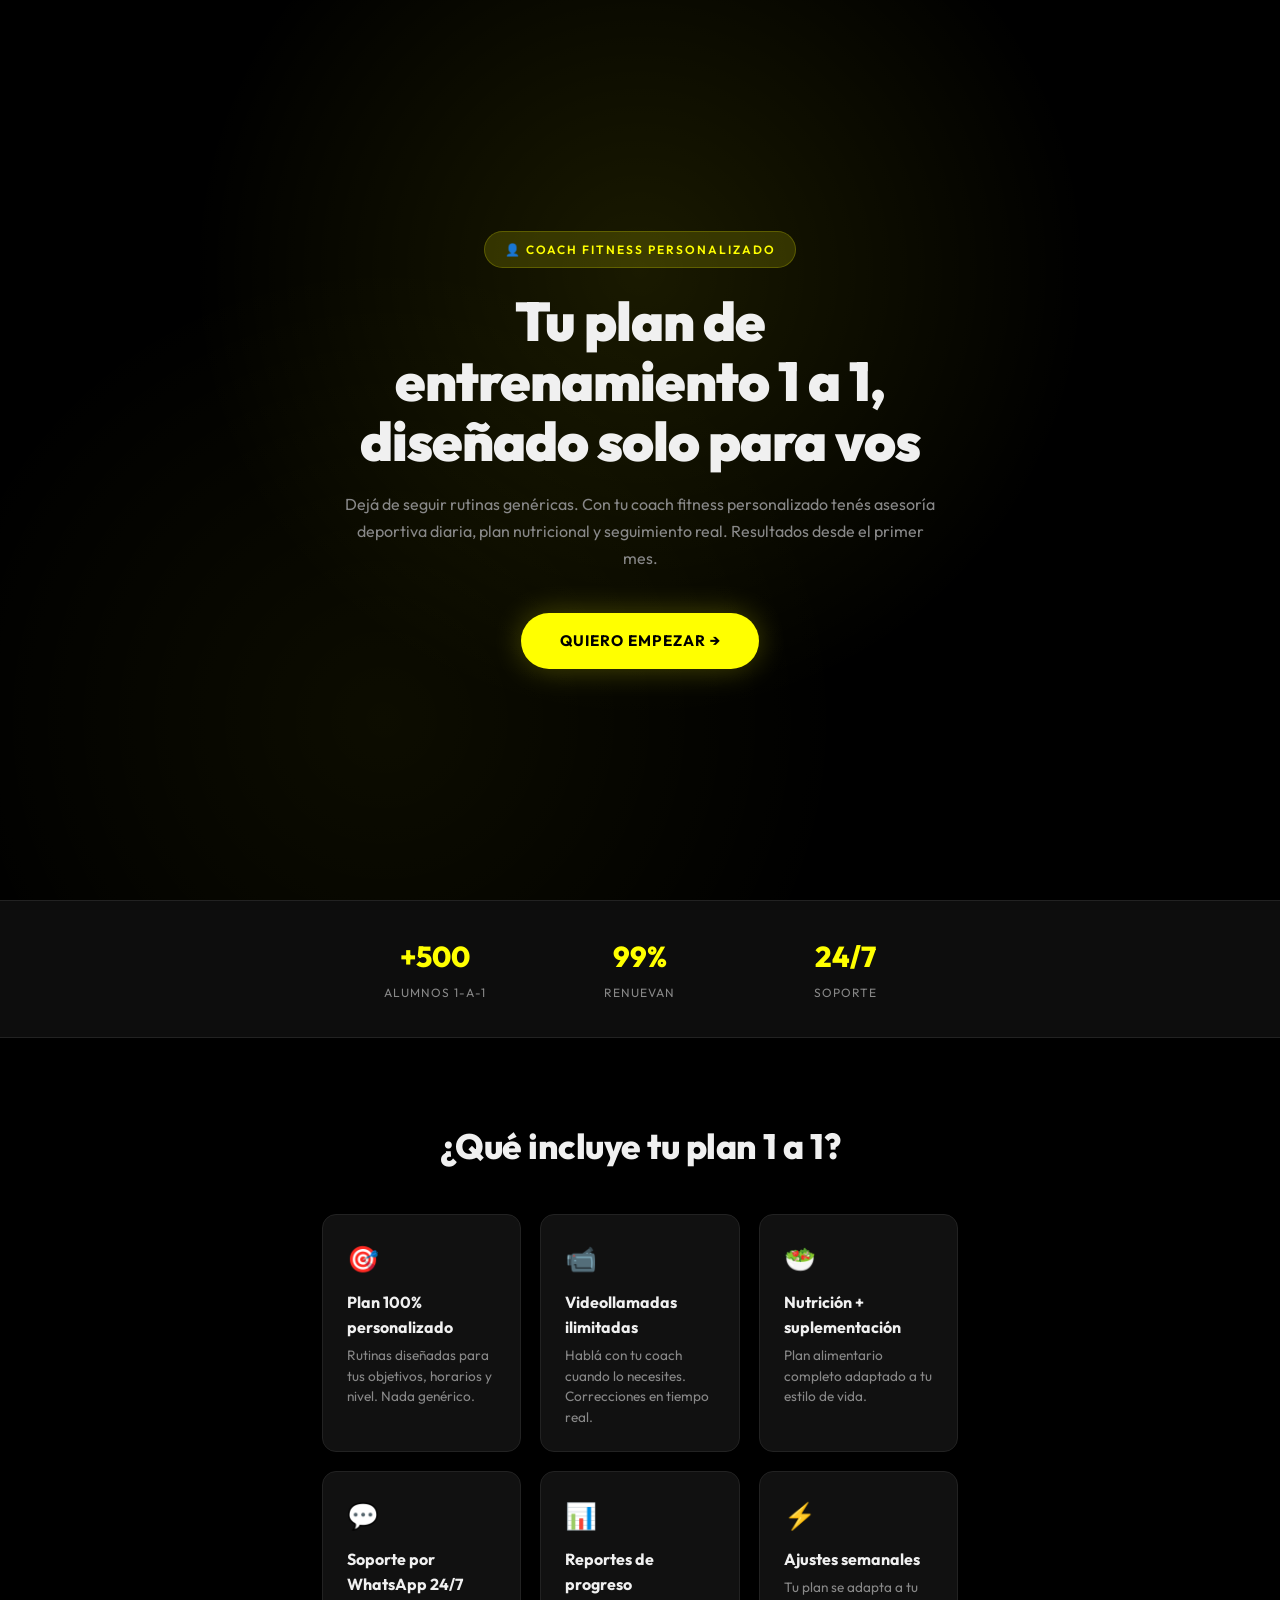
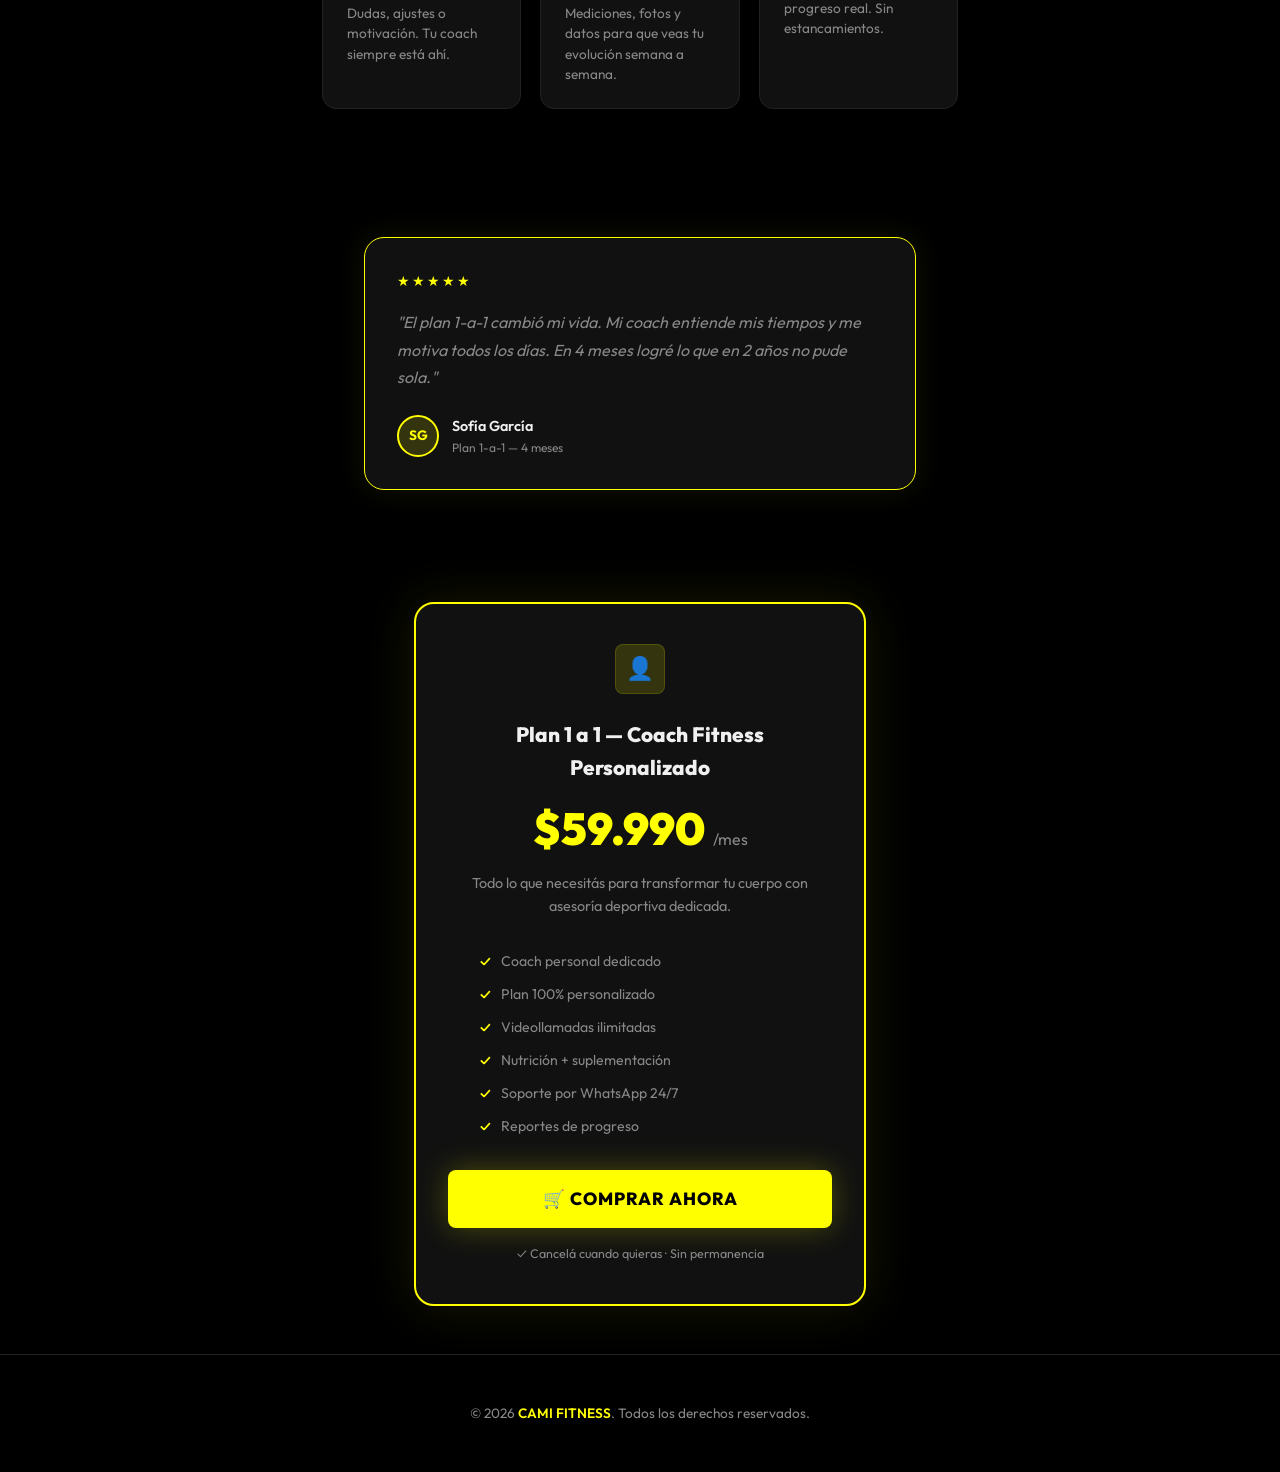
<file: landing.html>
<!DOCTYPE html>
<html lang="es">
<head>
  <meta charset="UTF-8">
  <meta name="viewport" content="width=device-width, initial-scale=1.0">
  <meta name="description" content="Entrenamiento 1 a 1 con tu coach fitness personalizado. Plan a tu medida, seguimiento diario y resultados garantizados. Empezá hoy.">
  <meta name="robots" content="index, follow">
  <!-- Open Graph (optimizado para Instagram / Facebook Ads) -->
  <meta property="og:title" content="Coach Fitness Personalizado — Plan 1 a 1 | CAMI FITNESS">
  <meta property="og:description" content="Tu coach dedicado, plan 100% a medida, videollamadas ilimitadas y soporte 24/7. Transformá tu cuerpo con asesoría deportiva profesional.">
  <meta property="og:type" content="product">
  <meta property="og:locale" content="es_AR">
  <title>Coach Fitness Personalizado — Plan 1 a 1 | CAMI FITNESS</title>
  <link rel="stylesheet" href="style.css">
</head>
<body>

  <!-- ========== LANDING HERO (sin navbar) ========== -->
  <section class="landing-hero">
    <div class="landing-hero__content">
      <span class="hero__badge">👤 Coach Fitness Personalizado</span>
      <h1 class="landing-hero__title">Tu plan de entrenamiento <span class="highlight">1 a 1</span>, diseñado solo para vos</h1>
      <p class="landing-hero__subtitle">Dejá de seguir rutinas genéricas. Con tu coach fitness personalizado tenés asesoría deportiva diaria, plan nutricional y seguimiento real. Resultados desde el primer mes.</p>
      <a href="#comprar" class="hero__cta">Quiero empezar →</a>
    </div>
  </section>

  <!-- ========== SOCIAL PROOF BAR ========== -->
  <section class="landing-trust">
    <div class="landing-trust__inner">
      <div class="landing-trust__item">
        <span class="landing-trust__number">+500</span>
        <span class="landing-trust__label">Alumnos 1-a-1</span>
      </div>
      <div class="landing-trust__item">
        <span class="landing-trust__number">99%</span>
        <span class="landing-trust__label">Renuevan</span>
      </div>
      <div class="landing-trust__item">
        <span class="landing-trust__number">24/7</span>
        <span class="landing-trust__label">Soporte</span>
      </div>
    </div>
  </section>

  <!-- ========== BENEFICIOS ========== -->
  <section class="landing-benefits">
    <h2 class="landing-benefits__title">¿Qué incluye tu <span class="highlight">plan 1 a 1</span>?</h2>
    <div class="landing-benefits__grid">
      <div class="landing-benefit">
        <div class="landing-benefit__icon">🎯</div>
        <h3>Plan 100% personalizado</h3>
        <p>Rutinas diseñadas para tus objetivos, horarios y nivel. Nada genérico.</p>
      </div>
      <div class="landing-benefit">
        <div class="landing-benefit__icon">📹</div>
        <h3>Videollamadas ilimitadas</h3>
        <p>Hablá con tu coach cuando lo necesites. Correcciones en tiempo real.</p>
      </div>
      <div class="landing-benefit">
        <div class="landing-benefit__icon">🥗</div>
        <h3>Nutrición + suplementación</h3>
        <p>Plan alimentario completo adaptado a tu estilo de vida.</p>
      </div>
      <div class="landing-benefit">
        <div class="landing-benefit__icon">💬</div>
        <h3>Soporte por WhatsApp 24/7</h3>
        <p>Dudas, ajustes o motivación. Tu coach siempre está ahí.</p>
      </div>
      <div class="landing-benefit">
        <div class="landing-benefit__icon">📊</div>
        <h3>Reportes de progreso</h3>
        <p>Mediciones, fotos y datos para que veas tu evolución semana a semana.</p>
      </div>
      <div class="landing-benefit">
        <div class="landing-benefit__icon">⚡</div>
        <h3>Ajustes semanales</h3>
        <p>Tu plan se adapta a tu progreso real. Sin estancamientos.</p>
      </div>
    </div>
  </section>

  <!-- ========== TESTIMONIO DESTACADO ========== -->
  <section class="landing-testimonial">
    <div class="landing-testimonial__card">
      <div class="testimonial-card__stars">★★★★★</div>
      <blockquote>"El plan 1-a-1 cambió mi vida. Mi coach entiende mis tiempos y me motiva todos los días. En 4 meses logré lo que en 2 años no pude sola."</blockquote>
      <div class="testimonial-card__author">
        <div class="testimonial-card__avatar">SG</div>
        <div>
          <div class="testimonial-card__name">Sofía García</div>
          <div class="testimonial-card__role">Plan 1-a-1 — 4 meses</div>
        </div>
      </div>
    </div>
  </section>

  <!-- ========== CTA COMPRA ========== -->
  <section class="landing-cta" id="comprar">
    <div class="landing-cta__card">
      <div class="plan-card__icon" style="margin: 0 auto 1.5rem;">👤</div>
      <h2 class="landing-cta__title">Plan 1 a 1 — Coach Fitness Personalizado</h2>
      <div class="landing-cta__price">$59.990 <small>/mes</small></div>
      <p class="landing-cta__desc">Todo lo que necesitás para transformar tu cuerpo con asesoría deportiva dedicada.</p>
      <ul class="plan-card__features" style="max-width: 320px; margin: 0 auto 2rem;">
        <li>Coach personal dedicado</li>
        <li>Plan 100% personalizado</li>
        <li>Videollamadas ilimitadas</li>
        <li>Nutrición + suplementación</li>
        <li>Soporte por WhatsApp 24/7</li>
        <li>Reportes de progreso</li>
      </ul>
      <button class="landing-cta__btn" id="landing-buy-btn">🛒 Comprar ahora</button>
      <p class="landing-cta__guarantee">✓ Cancelá cuando quieras · Sin permanencia</p>
    </div>
  </section>

  <!-- ========== MINI FOOTER ========== -->
  <footer class="footer">
    <p>&copy; 2026 <a href="index.html">CAMI FITNESS</a>. Todos los derechos reservados.</p>
  </footer>

  <!-- Cart components (reutilizados del sitio principal) -->
  <div class="cart-overlay" id="cart-overlay"></div>
  <aside class="cart-sidebar" id="cart-sidebar">
    <div class="cart-sidebar__header">
      <h3>🛒 Mi carrito</h3>
      <button class="cart-sidebar__close" id="close-cart-btn" aria-label="Cerrar carrito">✕</button>
    </div>
    <div class="cart-sidebar__items" id="cart-items"></div>
    <div class="cart-sidebar__empty" id="cart-empty">
      <span class="cart-sidebar__empty-icon">🛒</span>
      <p>Tu carrito está vacío</p>
    </div>
    <div class="cart-sidebar__footer">
      <div class="cart-sidebar__total">
        <span>Total</span>
        <span id="cart-total">$0</span>
      </div>
      <button class="cart-sidebar__checkout" id="checkout-btn" disabled>Finalizar compra</button>
      <button class="cart-sidebar__clear" id="clear-cart-btn">Vaciar carrito</button>
    </div>
  </aside>

  <div class="checkout-modal-overlay" id="checkout-modal">
    <div class="checkout-modal">
      <div class="checkout-modal__icon">🚀</div>
      <h3 class="checkout-modal__title">¡Compra lista!</h3>
      <p class="checkout-modal__text">Datos preparados para la API de pagos (Mercado Pago). En producción, esto redireccionaría al checkout.</p>
      <pre class="checkout-modal__data" id="checkout-data"></pre>
      <button class="checkout-modal__close" id="close-checkout-modal">Cerrar</button>
    </div>
  </div>

  <div class="toast" id="toast"></div>

  <!-- Reusa la misma lógica del carrito -->
  <script src="script.js"></script>
  <script>
    // Landing: botón de compra directa → agrega Plan 1-a-1 y abre checkout
    document.addEventListener('DOMContentLoaded', () => {
      const buyBtn = document.getElementById('landing-buy-btn');
      if (buyBtn) {
        buyBtn.addEventListener('click', () => {
          agregarAlCarrito('plan-personalizado');
          setTimeout(() => {
            abrirCarrito();
          }, 300);
        });
      }
    });
  </script>
</body>
</html>
</file>
<file: style.css>
/* ============================================
   PLATAFORMA FITNESS - ESTILOS PRINCIPALES
   Dark Mode Deportivo: Negro (#0a0a0a) + Amarillo (#FFFF00)
   ============================================ */

/* ---------- Google Fonts ---------- */
@import url('https://fonts.googleapis.com/css2?family=Outfit:wght@300;400;500;600;700;800;900&display=swap');

/* ---------- CSS Variables (Design Tokens) ---------- */
:root {
  --color-bg: #000000;
  --color-bg-card: #111111;
  --color-bg-card-hover: #1a1a1a;
  --color-surface: #0d0d0d;
  --color-primary: #FFFF00;
  --color-primary-dim: #cccc00;
  --color-primary-glow: rgba(255, 255, 0, 0.15);
  --color-text: #f0f0f0;
  --color-text-muted: #888888;
  --color-border: #222222;
  --color-danger: #ff4444;
  --color-success: #00e676;
  --radius-sm: 8px;
  --radius-md: 14px;
  --radius-lg: 20px;
  --shadow-card: 0 4px 24px rgba(0, 0, 0, 0.5);
  --shadow-glow: 0 0 30px rgba(255, 255, 0, 0.08);
  --transition: 0.3s cubic-bezier(0.4, 0, 0.2, 1);
  --font: 'Outfit', sans-serif;
}

/* ---------- Reset & Base ---------- */
*,
*::before,
*::after {
  margin: 0;
  padding: 0;
  box-sizing: border-box;
}

html {
  scroll-behavior: smooth;
  font-size: 16px;
}

body {
  font-family: var(--font);
  background-color: var(--color-bg);
  color: var(--color-text);
  line-height: 1.6;
  min-height: 100vh;
  overflow-x: hidden;
}

a {
  text-decoration: none;
  color: inherit;
}

ul, ol {
  list-style: none;
}

img {
  max-width: 100%;
  display: block;
}

button {
  font-family: var(--font);
  cursor: pointer;
  border: none;
  outline: none;
}

/* ---------- Scrollbar ---------- */
::-webkit-scrollbar {
  width: 6px;
}

::-webkit-scrollbar-track {
  background: var(--color-bg);
}

::-webkit-scrollbar-thumb {
  background: var(--color-primary-dim);
  border-radius: 10px;
}

/* ---------- Header / Navbar ---------- */
.navbar {
  position: fixed;
  top: 0;
  left: 0;
  width: 100%;
  z-index: 100;
  background: rgba(0, 0, 0, 0.85);
  backdrop-filter: blur(14px);
  -webkit-backdrop-filter: blur(14px);
  border-bottom: 1px solid var(--color-border);
  padding: 0 2rem;
  transition: var(--transition);
}

.navbar__inner {
  max-width: 1280px;
  margin: 0 auto;
  display: flex;
  align-items: center;
  justify-content: space-between;
  height: 90px;
}

.navbar__logo {
  font-size: 1.6rem;
  font-weight: 800;
  letter-spacing: -0.5px;
  color: var(--color-primary);
  display: flex;
  align-items: center;
  gap: 0.5rem;
}

.navbar__logo span {
  color: var(--color-text);
  font-weight: 400;
}

.navbar__links {
  display: flex;
  align-items: center;
  gap: 2rem;
}

.navbar__links a {
  font-size: 0.9rem;
  font-weight: 500;
  text-transform: uppercase;
  letter-spacing: 1px;
  color: var(--color-text-muted);
  position: relative;
  transition: var(--transition);
}

.navbar__links a::after {
  content: '';
  position: absolute;
  bottom: -4px;
  left: 0;
  width: 0;
  height: 2px;
  background: var(--color-primary);
  transition: var(--transition);
}

.navbar__links a:hover {
  color: var(--color-primary);
}

.navbar__links a:hover::after {
  width: 100%;
}

.navbar__cart-btn {
  position: relative;
  background: transparent;
  color: var(--color-text);
  font-size: 1.5rem;
  padding: 0.5rem;
  transition: var(--transition);
}

.navbar__cart-btn:hover {
  color: var(--color-primary);
  transform: scale(1.1);
}

.navbar__cart-count {
  position: absolute;
  top: -2px;
  right: -6px;
  background: var(--color-primary);
  color: var(--color-bg);
  font-size: 0.65rem;
  font-weight: 700;
  width: 18px;
  height: 18px;
  border-radius: 50%;
  display: flex;
  align-items: center;
  justify-content: center;
  transition: var(--transition);
  transform: scale(0);
}

.navbar__cart-count.active {
  transform: scale(1);
}

/* Hamburger (Mobile) */
.navbar__hamburger {
  display: none;
  flex-direction: column;
  gap: 5px;
  background: transparent;
  padding: 0.5rem;
}

.navbar__hamburger span {
  width: 24px;
  height: 2px;
  background: var(--color-text);
  transition: var(--transition);
}

/* ---------- Hero Section ---------- */
.hero {
  min-height: 100vh;
  display: flex;
  align-items: center;
  justify-content: center;
  text-align: center;
  padding: 6rem 2rem 4rem;
  position: relative;
  overflow: hidden;
  background: url('img/fondopagina.png') center center / cover no-repeat fixed;
}

/* Dark overlay for text legibility */
.hero::before {
  content: '';
  position: absolute;
  top: 0;
  left: 0;
  width: 100%;
  height: 100%;
  background: rgba(0, 0, 0, 0.38);
  pointer-events: none;
  z-index: 0;
}

/* Subtle vignette for extra depth */
.hero::after {
  content: '';
  position: absolute;
  top: 0;
  left: 0;
  width: 100%;
  height: 100%;
  background:
    radial-gradient(ellipse at center, transparent 50%, rgba(0, 0, 0, 0.45) 100%);
  pointer-events: none;
  z-index: 0;
}

.hero__content {
  position: relative;
  z-index: 1;
  max-width: 700px;
}

.hero__badge {
  display: inline-block;
  background: var(--color-primary-glow);
  border: 1px solid rgba(255, 255, 0, 0.2);
  color: var(--color-primary);
  font-size: 0.75rem;
  font-weight: 600;
  letter-spacing: 2px;
  text-transform: uppercase;
  padding: 0.5rem 1.2rem;
  border-radius: 50px;
  margin-bottom: 1.5rem;
  animation: fadeInDown 0.8s ease;
}

.hero__title {
  font-size: clamp(2.4rem, 6vw, 4.2rem);
  font-weight: 900;
  line-height: 1.1;
  letter-spacing: -1.5px;
  margin-bottom: 1.2rem;
  animation: fadeInUp 0.8s ease;
}

.hero__title .highlight {
  color: var(--color-primary);
  position: relative;
}

.hero__subtitle {
  font-size: 1.1rem;
  color: var(--color-text-muted);
  max-width: 500px;
  margin: 0 auto 2.5rem;
  animation: fadeInUp 1s ease;
}

.hero__cta {
  display: inline-flex;
  align-items: center;
  gap: 0.6rem;
  background: var(--color-primary);
  color: var(--color-bg);
  font-weight: 700;
  font-size: 0.95rem;
  padding: 1rem 2.4rem;
  border-radius: 50px;
  text-transform: uppercase;
  letter-spacing: 1px;
  transition: var(--transition);
  animation: fadeInUp 1.2s ease;
  box-shadow: 0 0 30px rgba(255, 255, 0, 0.25);
}

.hero__cta:hover {
  transform: translateY(-3px);
  box-shadow: 0 0 50px rgba(255, 255, 0, 0.4);
}

/* ---------- About Me ---------- */
.about {
  padding: 5rem 2rem;
  background: var(--color-bg);
}

.about__inner {
  max-width: 800px;
  margin: 0 auto;
  text-align: center;
}

.about__text h2 {
  font-size: clamp(2rem, 5vw, 3rem);
  font-weight: 800;
  margin-bottom: 2rem;
}

.about__text h2 .highlight {
  color: var(--color-primary);
}

.about__text p {
  font-size: 1.1rem;
  color: var(--color-text-muted);
  margin-bottom: 1.2rem;
  line-height: 1.8;
}

.about__text strong {
  color: var(--color-text);
  font-weight: 700;
}

/* ---------- Stats Bar ---------- */
.stats {
  background: var(--color-surface);
  border-top: 1px solid var(--color-border);
  border-bottom: 1px solid var(--color-border);
  padding: 2.5rem 2rem;
}

.stats__inner {
  max-width: 1280px;
  margin: 0 auto;
  display: grid;
  grid-template-columns: repeat(4, 1fr);
  gap: 1rem;
  text-align: center;
}

.stats__item h3 {
  font-size: 2rem;
  font-weight: 800;
  color: var(--color-primary);
}

.stats__item p {
  font-size: 0.85rem;
  color: var(--color-text-muted);
  text-transform: uppercase;
  letter-spacing: 1px;
  margin-top: 0.3rem;
}

/* ---------- Plans / Catálogo ---------- */
.plans {
  padding: 6rem 2rem;
  max-width: 1280px;
  margin: 0 auto;
}

.section-header {
  text-align: center;
  margin-bottom: 4rem;
}

.section-header h2 {
  font-size: clamp(1.8rem, 4vw, 2.8rem);
  font-weight: 800;
  letter-spacing: -1px;
}

.section-header h2 .highlight {
  color: var(--color-primary);
}

.section-header p {
  color: var(--color-text-muted);
  margin-top: 0.8rem;
  font-size: 1rem;
}

.plans__grid {
  display: grid;
  grid-template-columns: repeat(auto-fit, minmax(275px, 1fr));
  gap: 1.5rem;
}

/* ---------- Plan Card ---------- */
.plan-card {
  background: var(--color-bg-card);
  border: 1px solid var(--color-border);
  border-radius: var(--radius-lg);
  padding: 2.2rem 1.8rem;
  display: flex;
  flex-direction: column;
  transition: var(--transition);
  position: relative;
  overflow: hidden;
}

.plan-card::before {
  content: '';
  position: absolute;
  top: 0;
  left: 0;
  width: 100%;
  height: 3px;
  background: var(--color-primary);
  transform: scaleX(0);
  transition: var(--transition);
}

.plan-card:hover {
  border-color: rgba(255, 255, 0, 0.2);
  transform: translateY(-6px);
  box-shadow: var(--shadow-glow);
  background: var(--color-bg-card-hover);
}

.plan-card:hover::before {
  transform: scaleX(1);
}

.plan-card.featured {
  border-color: var(--color-primary);
  box-shadow: var(--shadow-glow);
}

.plan-card.featured::before {
  transform: scaleX(1);
}

.plan-card__badge {
  position: absolute;
  top: 1rem;
  right: 1rem;
  background: var(--color-primary);
  color: var(--color-bg);
  font-size: 0.65rem;
  font-weight: 700;
  text-transform: uppercase;
  letter-spacing: 1px;
  padding: 0.3rem 0.8rem;
  border-radius: 50px;
}

.plan-card__icon {
  width: 50px;
  height: 50px;
  background: var(--color-primary-glow);
  border: 1px solid rgba(255, 255, 0, 0.15);
  border-radius: var(--radius-sm);
  display: flex;
  align-items: center;
  justify-content: center;
  font-size: 1.4rem;
  margin-bottom: 1.2rem;
}

.plan-card__name {
  font-size: 1.3rem;
  font-weight: 700;
  margin-bottom: 0.4rem;
}

.plan-card__price {
  font-size: 2.2rem;
  font-weight: 900;
  color: var(--color-primary);
  margin-bottom: 0.2rem;
}

.plan-card__price small {
  font-size: 0.85rem;
  font-weight: 400;
  color: var(--color-text-muted);
}

.plan-card__desc {
  font-size: 0.85rem;
  color: var(--color-text-muted);
  margin-bottom: 1.5rem;
  line-height: 1.5;
}

.plan-card__features {
  flex: 1;
  display: flex;
  flex-direction: column;
  gap: 0.65rem;
  margin-bottom: 2rem;
}

.plan-card__features li {
  display: flex;
  align-items: center;
  gap: 0.6rem;
  font-size: 0.88rem;
  color: var(--color-text-muted);
}

.plan-card__features li::before {
  content: '✓';
  color: var(--color-primary);
  font-weight: 700;
  font-size: 0.8rem;
  flex-shrink: 0;
}

.plan-card__btn {
  width: 100%;
  padding: 0.95rem;
  border-radius: var(--radius-sm);
  font-weight: 600;
  font-size: 0.9rem;
  text-transform: uppercase;
  letter-spacing: 1px;
  transition: var(--transition);
  background: transparent;
  color: var(--color-primary);
  border: 2px solid var(--color-primary);
}

.plan-card__btn:hover {
  background: var(--color-primary);
  color: var(--color-bg);
  box-shadow: 0 0 25px rgba(255, 255, 0, 0.3);
}

.plan-card.featured .plan-card__btn {
  background: var(--color-primary);
  color: var(--color-bg);
}

.plan-card.featured .plan-card__btn:hover {
  background: transparent;
  color: var(--color-primary);
}

/* Animación del botón al agregar */
.plan-card__btn.added {
  background: var(--color-success) !important;
  border-color: var(--color-success) !important;
  color: #fff !important;
  pointer-events: none;
}

/* ---------- Testimonials ---------- */
.testimonials {
  background: var(--color-surface);
  border-top: 1px solid var(--color-border);
  border-bottom: 1px solid var(--color-border);
  padding: 6rem 2rem;
}

.testimonials__grid {
  max-width: 1280px;
  margin: 0 auto;
  display: grid;
  grid-template-columns: repeat(auto-fit, minmax(300px, 1fr));
  gap: 1.5rem;
  margin-top: 4rem;
}

.testimonial-card {
  background: var(--color-bg-card);
  border: 1px solid var(--color-border);
  border-radius: var(--radius-md);
  padding: 2rem;
  transition: var(--transition);
}

.testimonial-card:hover {
  border-color: rgba(255, 255, 0, 0.15);
}

.testimonial-card__stars {
  color: var(--color-primary);
  font-size: 0.9rem;
  margin-bottom: 1rem;
  letter-spacing: 2px;
}

.testimonial-card__text {
  font-size: 0.95rem;
  color: var(--color-text-muted);
  margin-bottom: 1.5rem;
  line-height: 1.7;
  font-style: italic;
}

.testimonial-card__author {
  display: flex;
  align-items: center;
  gap: 0.8rem;
}

.testimonial-card__avatar {
  width: 42px;
  height: 42px;
  border-radius: 50%;
  background: var(--color-primary-glow);
  border: 2px solid var(--color-primary);
  display: flex;
  align-items: center;
  justify-content: center;
  font-weight: 700;
  font-size: 0.85rem;
  color: var(--color-primary);
}

.testimonial-card__name {
  font-weight: 600;
  font-size: 0.9rem;
}

.testimonial-card__role {
  font-size: 0.75rem;
  color: var(--color-text-muted);
}

/* ---------- Footer ---------- */
.footer {
  padding: 3rem 2rem;
  text-align: center;
  border-top: 1px solid var(--color-border);
}

.footer p {
  color: var(--color-text-muted);
  font-size: 0.85rem;
}

.footer a {
  color: var(--color-primary);
  font-weight: 600;
}

.footer__links {
  display: flex;
  justify-content: center;
  gap: 1.5rem;
  margin-bottom: 2rem;
}

.footer__link {
  display: flex;
  align-items: center;
  justify-content: center;
  width: 44px;
  height: 44px;
  border-radius: 50%;
  background: var(--color-bg-card);
  border: 1px solid var(--color-border);
  color: var(--color-text-muted);
  transition: var(--transition);
}

.footer__link:hover {
  color: var(--color-primary);
  border-color: var(--color-primary);
  transform: translateY(-3px);
  box-shadow: 0 0 15px rgba(255, 255, 0, 0.15);
}

.footer__link svg {
  width: 22px;
  height: 22px;
}

/* ---------- Cart Sidebar (Overlay) ---------- */
.cart-overlay {
  position: fixed;
  inset: 0;
  background: rgba(0, 0, 0, 0.6);
  backdrop-filter: blur(6px);
  -webkit-backdrop-filter: blur(6px);
  z-index: 999;
  opacity: 0;
  visibility: hidden;
  transition: var(--transition);
}

.cart-overlay.open {
  opacity: 1;
  visibility: visible;
}

.cart-sidebar {
  position: fixed;
  top: 0;
  right: 0;
  width: 420px;
  max-width: 90vw;
  height: 100vh;
  background: var(--color-surface);
  border-left: 1px solid var(--color-border);
  z-index: 1000;
  display: flex;
  flex-direction: column;
  transform: translateX(100%);
  transition: transform 0.4s cubic-bezier(0.4, 0, 0.2, 1);
}

.cart-sidebar.open {
  transform: translateX(0);
}

.cart-sidebar__header {
  display: flex;
  align-items: center;
  justify-content: space-between;
  padding: 1.5rem 1.8rem;
  border-bottom: 1px solid var(--color-border);
}

.cart-sidebar__header h3 {
  font-size: 1.2rem;
  font-weight: 700;
  display: flex;
  align-items: center;
  gap: 0.5rem;
}

.cart-sidebar__close {
  background: transparent;
  color: var(--color-text-muted);
  font-size: 1.5rem;
  padding: 0.3rem;
  transition: var(--transition);
}

.cart-sidebar__close:hover {
  color: var(--color-danger);
  transform: rotate(90deg);
}

/* Cart Items List */
.cart-sidebar__items {
  flex: 1;
  overflow-y: auto;
  padding: 1rem 1.8rem;
}

.cart-sidebar__empty {
  display: flex;
  flex-direction: column;
  align-items: center;
  justify-content: center;
  height: 100%;
  text-align: center;
  color: var(--color-text-muted);
  gap: 0.8rem;
}

.cart-sidebar__empty-icon {
  font-size: 3rem;
  opacity: 0.4;
}

.cart-sidebar__empty p {
  font-size: 0.95rem;
}

/* Individual Cart Item */
.cart-item {
  display: flex;
  align-items: center;
  gap: 1rem;
  padding: 1rem 0;
  border-bottom: 1px solid var(--color-border);
  animation: slideInRight 0.3s ease;
}

.cart-item__icon {
  width: 44px;
  height: 44px;
  background: var(--color-primary-glow);
  border: 1px solid rgba(255, 255, 0, 0.15);
  border-radius: var(--radius-sm);
  display: flex;
  align-items: center;
  justify-content: center;
  font-size: 1.2rem;
  flex-shrink: 0;
}

.cart-item__info {
  flex: 1;
  min-width: 0;
}

.cart-item__name {
  font-weight: 600;
  font-size: 0.9rem;
  white-space: nowrap;
  overflow: hidden;
  text-overflow: ellipsis;
}

.cart-item__price {
  font-size: 0.85rem;
  color: var(--color-primary);
  font-weight: 600;
}

/* Quantity Controls */
.cart-item__qty {
  display: flex;
  align-items: center;
  gap: 0.5rem;
}

.cart-item__qty button {
  width: 28px;
  height: 28px;
  border-radius: 6px;
  background: var(--color-bg-card);
  border: 1px solid var(--color-border);
  color: var(--color-text);
  font-size: 0.85rem;
  font-weight: 600;
  display: flex;
  align-items: center;
  justify-content: center;
  transition: var(--transition);
}

.cart-item__qty button:hover {
  border-color: var(--color-primary);
  color: var(--color-primary);
}

.cart-item__qty span {
  font-size: 0.9rem;
  font-weight: 600;
  min-width: 20px;
  text-align: center;
}

.cart-item__remove {
  background: transparent;
  color: var(--color-text-muted);
  font-size: 1.1rem;
  padding: 0.3rem;
  transition: var(--transition);
  flex-shrink: 0;
}

.cart-item__remove:hover {
  color: var(--color-danger);
  transform: scale(1.2);
}

/* Cart Footer (Total + Checkout) */
.cart-sidebar__footer {
  padding: 1.5rem 1.8rem;
  border-top: 1px solid var(--color-border);
  background: var(--color-bg);
}

.cart-sidebar__total {
  display: flex;
  justify-content: space-between;
  align-items: center;
  margin-bottom: 1.2rem;
}

.cart-sidebar__total span:first-child {
  font-size: 0.9rem;
  text-transform: uppercase;
  letter-spacing: 1px;
  color: var(--color-text-muted);
}

.cart-sidebar__total span:last-child {
  font-size: 1.4rem;
  font-weight: 800;
  color: var(--color-primary);
}

.cart-sidebar__checkout {
  width: 100%;
  padding: 1rem;
  background: var(--color-primary);
  color: var(--color-bg);
  font-weight: 700;
  font-size: 0.95rem;
  text-transform: uppercase;
  letter-spacing: 1px;
  border-radius: var(--radius-sm);
  transition: var(--transition);
}

.cart-sidebar__checkout:hover {
  box-shadow: 0 0 35px rgba(255, 255, 0, 0.4);
  transform: translateY(-2px);
}

.cart-sidebar__checkout:disabled {
  opacity: 0.4;
  cursor: not-allowed;
  transform: none;
  box-shadow: none;
}

.cart-sidebar__clear {
  width: 100%;
  padding: 0.7rem;
  margin-top: 0.6rem;
  background: transparent;
  color: var(--color-text-muted);
  font-size: 0.8rem;
  font-weight: 500;
  text-transform: uppercase;
  letter-spacing: 1px;
  border-radius: var(--radius-sm);
  transition: var(--transition);
}

.cart-sidebar__clear:hover {
  color: var(--color-danger);
}

/* ---------- Checkout Modal ---------- */
.checkout-modal-overlay {
  position: fixed;
  inset: 0;
  background: rgba(0, 0, 0, 0.75);
  backdrop-filter: blur(10px);
  -webkit-backdrop-filter: blur(10px);
  z-index: 2000;
  display: flex;
  align-items: center;
  justify-content: center;
  opacity: 0;
  visibility: hidden;
  transition: var(--transition);
}

.checkout-modal-overlay.open {
  opacity: 1;
  visibility: visible;
}

.checkout-modal {
  background: var(--color-bg-card);
  border: 1px solid var(--color-border);
  border-radius: var(--radius-lg);
  padding: 3rem 2.5rem 2rem;
  max-width: 480px;
  width: 90%;
  max-height: 90vh;
  overflow-y: auto;
  text-align: center;
  transform: scale(0.9);
  transition: transform 0.4s cubic-bezier(0.4, 0, 0.2, 1);
}

.checkout-modal-overlay.open .checkout-modal {
  transform: scale(1);
}

.checkout-modal__icon {
  font-size: 3.5rem;
  margin-bottom: 1rem;
  animation: pulse 1.5s infinite;
}

.checkout-modal__title {
  font-size: 1.5rem;
  font-weight: 800;
  margin-bottom: 0.6rem;
}

.checkout-modal__text {
  color: var(--color-text-muted);
  font-size: 0.9rem;
  line-height: 1.7;
  margin-bottom: 1.5rem;
}

.checkout-form {
  text-align: left;
  margin-bottom: 1.2rem;
}

.checkout-form__field {
  margin-bottom: 1.2rem;
}

.checkout-form__field label {
  display: block;
  font-size: 0.85rem;
  font-weight: 600;
  color: var(--color-text-muted);
  margin-bottom: 0.4rem;
  text-transform: uppercase;
  letter-spacing: 0.5px;
}

.checkout-form__field input[type="email"],
.checkout-form__field input[type="text"],
.checkout-form__field input[type="tel"] {
  width: 100%;
  padding: 0.9rem 1rem;
  background: var(--color-bg);
  border: 1px solid var(--color-border);
  border-radius: var(--radius-sm);
  color: var(--color-text);
  font-family: var(--font);
  font-size: 0.95rem;
  transition: var(--transition);
}

.checkout-form__field input[type="email"]:focus,
.checkout-form__field input[type="text"]:focus,
.checkout-form__field input[type="tel"]:focus {
  outline: none;
  border-color: var(--color-primary);
  box-shadow: 0 0 12px rgba(255, 255, 0, 0.15);
}

.checkout-form__radios {
  display: grid;
  grid-template-columns: 1fr 1fr;
  gap: 0.8rem;
}

.checkout-form__radio {
  display: flex;
  align-items: center;
  gap: 0.5rem;
  padding: 0.8rem 1rem;
  background: var(--color-bg);
  border: 1px solid var(--color-border);
  border-radius: var(--radius-sm);
  cursor: pointer;
  transition: var(--transition);
  font-size: 0.9rem;
}

.checkout-form__radio:hover {
  border-color: rgba(255, 255, 0, 0.3);
}

.checkout-form__radio input[type="radio"] {
  accent-color: var(--color-primary);
  width: 16px;
  height: 16px;
}

.checkout-form__radio input[type="radio"]:checked + span {
  color: var(--color-primary);
  font-weight: 600;
}

.checkout-form__error {
  color: #ff4d4d;
  font-size: 0.85rem;
  min-height: 1.2rem;
  margin-bottom: 0.5rem;
  text-align: center;
}

.checkout-modal__pay-btn {
  width: 100%;
  padding: 1rem;
  background: var(--color-primary);
  color: var(--color-bg);
  font-family: var(--font);
  font-weight: 700;
  font-size: 0.95rem;
  text-transform: uppercase;
  letter-spacing: 1px;
  border: none;
  border-radius: var(--radius-sm);
  cursor: pointer;
  transition: var(--transition);
  box-shadow: 0 0 30px rgba(255, 255, 0, 0.2);
}

.checkout-modal__pay-btn:hover {
  box-shadow: 0 0 45px rgba(255, 255, 0, 0.4);
  transform: translateY(-2px);
}

.checkout-modal__pay-btn:disabled {
  opacity: 0.5;
  cursor: wait;
  transform: none;
  box-shadow: none;
}

/* Separator - "o también" */
.checkout-separator {
  display: flex;
  align-items: center;
  gap: 1rem;
  margin: 1.2rem 0;
  color: var(--color-text-muted);
  font-size: 0.8rem;
  text-transform: uppercase;
  letter-spacing: 1px;
}

.checkout-separator::before,
.checkout-separator::after {
  content: '';
  flex: 1;
  height: 1px;
  background: var(--color-border);
}

/* WhatsApp Transfer Button */
.checkout-modal__wpp-btn {
  width: 100%;
  padding: 1rem;
  background: #00e676;
  color: #0a0a0a;
  font-family: var(--font);
  font-weight: 700;
  font-size: 0.95rem;
  text-transform: uppercase;
  letter-spacing: 1px;
  border: none;
  border-radius: var(--radius-sm);
  cursor: pointer;
  transition: var(--transition);
  box-shadow: 0 0 20px rgba(0, 230, 118, 0.2);
}

.checkout-modal__wpp-btn:hover {
  box-shadow: 0 0 40px rgba(0, 230, 118, 0.4);
  transform: translateY(-2px);
  background: #00c853;
}

.checkout-modal__close {
  padding: 0.6rem 2rem;
  margin-top: 0.8rem;
  background: transparent;
  color: var(--color-text-muted);
  font-weight: 500;
  font-size: 0.85rem;
  border: 1px solid var(--color-border);
  border-radius: var(--radius-sm);
  text-transform: uppercase;
  letter-spacing: 1px;
  cursor: pointer;
  transition: var(--transition);
}

.checkout-modal__close:hover {
  border-color: var(--color-text-muted);
  color: var(--color-text);
}

/* ---------- Toast Notification ---------- */
.toast {
  position: fixed;
  bottom: 2rem;
  left: 50%;
  transform: translateX(-50%) translateY(100px);
  background: var(--color-bg-card);
  border: 1px solid var(--color-primary);
  color: var(--color-text);
  padding: 0.9rem 1.6rem;
  border-radius: var(--radius-sm);
  font-size: 0.88rem;
  font-weight: 500;
  z-index: 3000;
  opacity: 0;
  transition: all 0.4s cubic-bezier(0.4, 0, 0.2, 1);
  box-shadow: 0 0 25px rgba(255, 255, 0, 0.15);
  display: flex;
  align-items: center;
  gap: 0.5rem;
}

.toast.show {
  opacity: 1;
  transform: translateX(-50%) translateY(0);
}

/* ---------- Keyframes ---------- */
@keyframes fadeInUp {
  from {
    opacity: 0;
    transform: translateY(30px);
  }
  to {
    opacity: 1;
    transform: translateY(0);
  }
}

@keyframes fadeInDown {
  from {
    opacity: 0;
    transform: translateY(-20px);
  }
  to {
    opacity: 1;
    transform: translateY(0);
  }
}

@keyframes slideInRight {
  from {
    opacity: 0;
    transform: translateX(30px);
  }
  to {
    opacity: 1;
    transform: translateX(0);
  }
}

@keyframes pulse {
  0%, 100% { transform: scale(1); }
  50% { transform: scale(1.1); }
}

/* ---------- Scroll Animations ---------- */
.animate-on-scroll {
  opacity: 0;
  transform: translateY(30px);
  transition: opacity 0.6s ease, transform 0.6s ease;
}

.animate-on-scroll.visible {
  opacity: 1;
  transform: translateY(0);
}

/* ---------- Responsive ---------- */
@media (max-width: 768px) {
  .navbar__links {
    display: none;
  }

  .navbar__hamburger {
    display: flex;
  }

  .stats__inner {
    grid-template-columns: repeat(2, 1fr);
    gap: 1.5rem;
  }

  .plans__grid {
    grid-template-columns: 1fr;
    max-width: 400px;
    margin: 0 auto;
  }

  .testimonials__grid {
    grid-template-columns: 1fr;
    max-width: 450px;
    margin-left: auto;
    margin-right: auto;
  }

  .hero__title {
    font-size: 2.2rem;
  }
}

@media (max-width: 480px) {
  .stats__inner {
    grid-template-columns: 1fr 1fr;
  }

  .cart-sidebar {
    width: 100vw;
    height: 85vh;
    max-height: 85vh;
  }

  .cart-sidebar__items {
    overflow-y: auto;
  }

  .cart-sidebar__footer {
    padding-bottom: 2.5rem;
  }
}

/* ============================================
   LANDING PAGE — Instagram Ads (Plan 1-a-1)
   Mobile-First · Dark Mode · Sin navbar
   ============================================ */

/* ---------- Landing Hero ---------- */
.landing-hero {
  min-height: 100vh;
  display: flex;
  align-items: center;
  justify-content: center;
  text-align: center;
  padding: 3rem 1.5rem;
  position: relative;
  overflow: hidden;
}

.landing-hero::before {
  content: '';
  position: absolute;
  inset: 0;
  background:
    radial-gradient(circle at 50% 30%, rgba(255, 255, 0, 0.1) 0%, transparent 50%),
    radial-gradient(circle at 30% 80%, rgba(255, 255, 0, 0.05) 0%, transparent 40%);
  pointer-events: none;
}

.landing-hero__content {
  position: relative;
  z-index: 1;
  max-width: 600px;
}

.landing-hero__title {
  font-size: clamp(2rem, 7vw, 3.4rem);
  font-weight: 900;
  line-height: 1.1;
  letter-spacing: -1px;
  margin-bottom: 1.2rem;
  animation: fadeInUp 0.8s ease;
}

.landing-hero__subtitle {
  font-size: 1rem;
  color: var(--color-text-muted);
  line-height: 1.7;
  margin-bottom: 2.5rem;
  animation: fadeInUp 1s ease;
}

/* ---------- Trust / Social Proof ---------- */
.landing-trust {
  background: var(--color-surface);
  border-top: 1px solid var(--color-border);
  border-bottom: 1px solid var(--color-border);
  padding: 2rem 1.5rem;
}

.landing-trust__inner {
  max-width: 600px;
  margin: 0 auto;
  display: grid;
  grid-template-columns: repeat(3, 1fr);
  gap: 1rem;
  text-align: center;
}

.landing-trust__number {
  display: block;
  font-size: 1.8rem;
  font-weight: 800;
  color: var(--color-primary);
}

.landing-trust__label {
  font-size: 0.75rem;
  color: var(--color-text-muted);
  text-transform: uppercase;
  letter-spacing: 1px;
}

/* ---------- Benefits ---------- */
.landing-benefits {
  padding: 4rem 1.5rem;
  max-width: 700px;
  margin: 0 auto;
}

.landing-benefits__title {
  text-align: center;
  font-size: clamp(1.5rem, 4vw, 2.2rem);
  font-weight: 800;
  letter-spacing: -0.5px;
  margin-bottom: 2.5rem;
}

.landing-benefits__grid {
  display: grid;
  grid-template-columns: 1fr;
  gap: 1.2rem;
}

.landing-benefit {
  background: var(--color-bg-card);
  border: 1px solid var(--color-border);
  border-radius: var(--radius-md);
  padding: 1.5rem;
  transition: var(--transition);
}

.landing-benefit:hover {
  border-color: rgba(255, 255, 0, 0.2);
  transform: translateY(-3px);
  box-shadow: var(--shadow-glow);
}

.landing-benefit__icon {
  font-size: 1.6rem;
  margin-bottom: 0.6rem;
}

.landing-benefit h3 {
  font-size: 1rem;
  font-weight: 700;
  margin-bottom: 0.3rem;
}

.landing-benefit p {
  font-size: 0.85rem;
  color: var(--color-text-muted);
  line-height: 1.5;
}

/* ---------- Featured Testimonial ---------- */
.landing-testimonial {
  padding: 3rem 1.5rem;
  max-width: 600px;
  margin: 0 auto;
}

.landing-testimonial__card {
  background: var(--color-bg-card);
  border: 1px solid var(--color-primary);
  border-radius: var(--radius-lg);
  padding: 2rem;
  box-shadow: var(--shadow-glow);
}

.landing-testimonial__card blockquote {
  font-size: 1rem;
  color: var(--color-text-muted);
  line-height: 1.7;
  font-style: italic;
  margin-bottom: 1.5rem;
}

/* ---------- CTA / Purchase Section ---------- */
.landing-cta {
  padding: 4rem 1.5rem 3rem;
  max-width: 500px;
  margin: 0 auto;
  text-align: center;
}

.landing-cta__card {
  background: var(--color-bg-card);
  border: 2px solid var(--color-primary);
  border-radius: var(--radius-lg);
  padding: 2.5rem 2rem;
  box-shadow: 0 0 50px rgba(255, 255, 0, 0.1);
}

.landing-cta__title {
  font-size: 1.3rem;
  font-weight: 800;
  margin-bottom: 0.5rem;
}

.landing-cta__price {
  font-size: 2.8rem;
  font-weight: 900;
  color: var(--color-primary);
  margin-bottom: 0.5rem;
}

.landing-cta__price small {
  font-size: 1rem;
  font-weight: 400;
  color: var(--color-text-muted);
}

.landing-cta__desc {
  font-size: 0.9rem;
  color: var(--color-text-muted);
  margin-bottom: 2rem;
  line-height: 1.6;
}

.landing-cta__btn {
  display: block;
  width: 100%;
  padding: 1.1rem;
  background: var(--color-primary);
  color: var(--color-bg);
  font-family: var(--font);
  font-weight: 800;
  font-size: 1.1rem;
  text-transform: uppercase;
  letter-spacing: 1px;
  border: none;
  border-radius: var(--radius-sm);
  cursor: pointer;
  transition: var(--transition);
  box-shadow: 0 0 30px rgba(255, 255, 0, 0.25);
}

.landing-cta__btn:hover {
  transform: translateY(-3px);
  box-shadow: 0 0 50px rgba(255, 255, 0, 0.45);
}

.landing-cta__btn:active {
  transform: scale(0.98);
}

.landing-cta__guarantee {
  margin-top: 1rem;
  font-size: 0.78rem;
  color: var(--color-text-muted);
}

/* ---------- Landing Responsive (Tablet+) ---------- */
@media (min-width: 600px) {
  .landing-benefits__grid {
    grid-template-columns: 1fr 1fr;
  }
}

@media (min-width: 768px) {
  .landing-hero {
    padding: 5rem 2rem;
  }

  .landing-benefits {
    padding: 5rem 2rem;
  }

  .landing-benefits__grid {
    grid-template-columns: repeat(3, 1fr);
  }
}

/* ---------- Mobile: parallax fallback & layout ---------- */
@media (max-width: 768px) {
  .hero {
    background-attachment: scroll;          /* iOS doesn't support fixed */
    min-height: 100svh;                     /* safer viewport unit */
  }

  .navbar__links { display: none; }
  .navbar__hamburger { display: flex; }

  .stats__inner {
    grid-template-columns: 1fr 1fr;
  }

  .plans__grid {
    grid-template-columns: 1fr;
  }

  .testimonials__grid {
    grid-template-columns: 1fr;
  }
}

/* ============================================
   ANIMATION SYSTEM
   ============================================ */

/* ---------- Keyframes ---------- */
@keyframes fadeInUp {
  from { opacity: 0; transform: translateY(30px); }
  to   { opacity: 1; transform: translateY(0); }
}

@keyframes fadeInDown {
  from { opacity: 0; transform: translateY(-20px); }
  to   { opacity: 1; transform: translateY(0); }
}

@keyframes pulse {
  0%, 100% { transform: scale(1); }
  50%      { transform: scale(1.05); }
}

@keyframes slideInRight {
  from { opacity: 0; transform: translateX(30px); }
  to   { opacity: 1; transform: translateX(0); }
}

/* ---------- Typing cursor ---------- */
.typing-text {
  color: var(--color-primary);
  font-weight: 900;
}

.typing-cursor {
  display: inline-block;
  color: var(--color-primary);
  font-weight: 300;
  animation: blink 0.7s step-end infinite;
  margin-left: 2px;
}

@keyframes blink {
  0%, 100% { opacity: 1; }
  50%      { opacity: 0; }
}

/* ---------- Hero badge float ---------- */
.hero__badge {
  animation: badgeFloat 3s ease-in-out infinite;
}

@keyframes badgeFloat {
  0%, 100% { transform: translateY(0); }
  50%      { transform: translateY(-8px); }
}

/* ---------- Scroll reveal (cascade) ---------- */
.animate-on-scroll {
  opacity: 0;
  transform: translateY(40px);
  transition: opacity 0.6s cubic-bezier(0.4, 0, 0.2, 1),
              transform 0.6s cubic-bezier(0.4, 0, 0.2, 1);
}

.animate-on-scroll.visible {
  opacity: 1;
  transform: translateY(0);
}

/* Staggered delays for plan cards */
.plans__grid .plan-card:nth-child(1) { transition-delay: 0s; }
.plans__grid .plan-card:nth-child(2) { transition-delay: 0.15s; }
.plans__grid .plan-card:nth-child(3) { transition-delay: 0.3s; }

/* ---------- WhatsApp button glow sweep ---------- */
.checkout-modal__wpp-btn {
  position: relative;
  overflow: hidden;
}

.checkout-modal__wpp-btn::after {
  content: '';
  position: absolute;
  top: 0;
  left: -100%;
  width: 60%;
  height: 100%;
  background: linear-gradient(
    90deg,
    transparent,
    rgba(255, 255, 255, 0.35),
    transparent
  );
  animation: glowSweep 3s ease-in-out infinite;
}

@keyframes glowSweep {
  0%, 100% { left: -100%; }
  50%      { left: 120%; }
}

/* ============================================
   ACCESSIBILITY: Reduced Motion
   ============================================ */
@media (prefers-reduced-motion: reduce) {
  *,
  *::before,
  *::after {
    animation-duration: 0.01ms !important;
    animation-iteration-count: 1 !important;
    transition-duration: 0.01ms !important;
    scroll-behavior: auto !important;
  }

  .animate-on-scroll {
    opacity: 1;
    transform: none;
  }

  .typing-cursor {
    animation: none;
    opacity: 1;
  }

  .hero__badge {
    animation: none;
  }

  .checkout-modal__wpp-btn::after {
    animation: none;
    display: none;
  }
}
</file>
